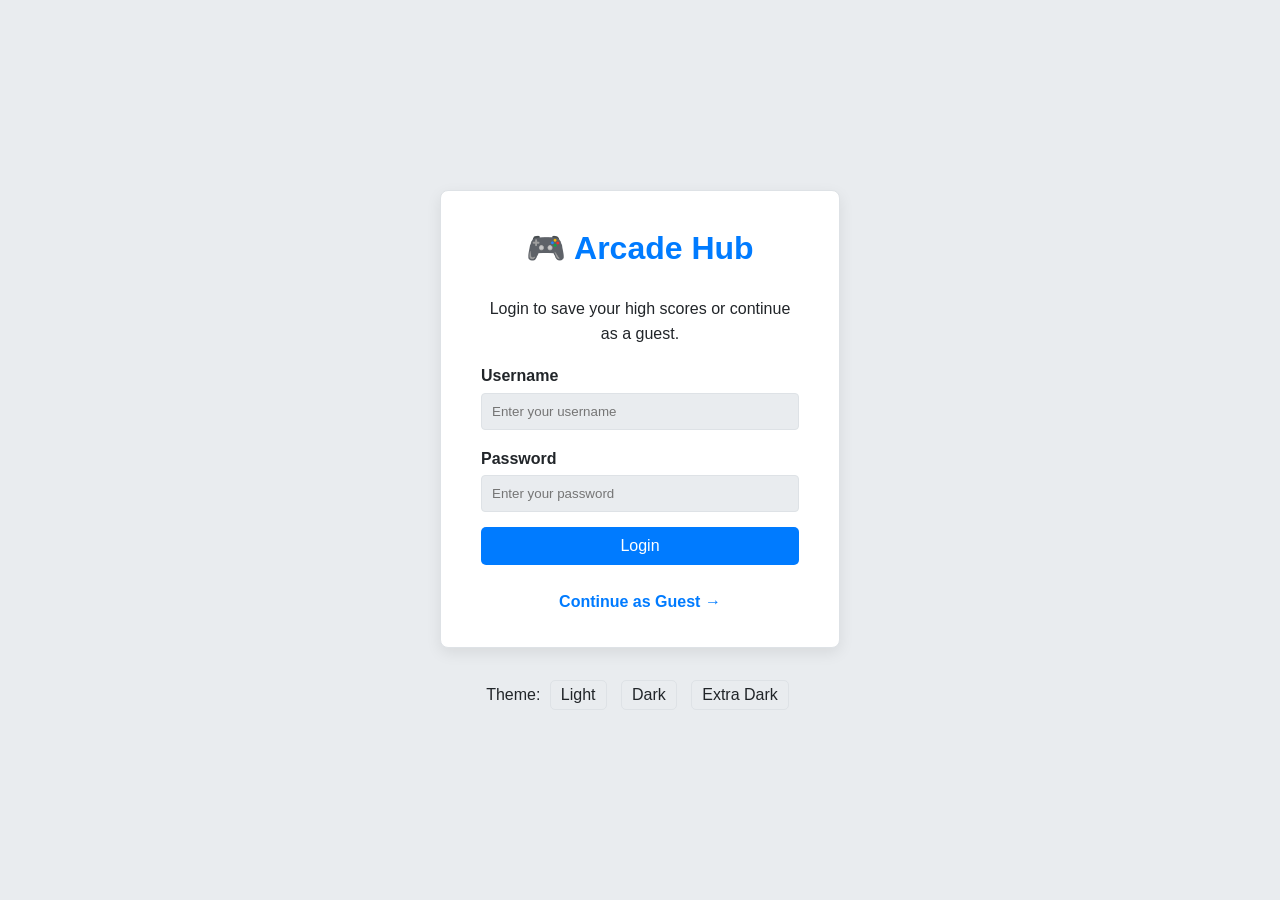
<file: index.html>
<!DOCTYPE html>
<html lang="en">
<head>
    <meta charset="UTF-8">
    <meta name="viewport" content="width=device-width, initial-scale=1.0">
    <title>Welcome to Arcade Hub 🕹️</title>
    <link rel="stylesheet" href="style.css">
</head>
<body class="login-page-body">

    <div class="login-container">
        <div class="login-card">
            <h1>🎮 Arcade Hub</h1>
            <p>Login to save your high scores or continue as a guest.</p>
            
            <form id="login-form">
                <label for="username">Username</label>
                <input type="text" id="username" name="username" placeholder="Enter your username" required>
                
                <label for="password">Password</label>
                <input type="password" id="password" name="password" placeholder="Enter your password" required>
                
                <button type="submit" class="btn btn-login">Login</button>
            </form>
            
            <a href="home.html" class="guest-link">Continue as Guest &rarr;</a>
        </div>
        
        <div class="theme-switcher-login">
            <span>Theme:</span>
            <button class="btn btn-theme" onclick="setTheme('light')">Light</button>
            <button class="btn btn-theme" onclick="setTheme('dark')">Dark</button>
            <button class="btn btn-theme" onclick="setTheme('extra-dark')">Extra Dark</button>
        </div>
    </div>

    <!-- This page only needs the theme-switcher part of the script -->
    <script src="script.js"></script>
</body>
</html>
</file>
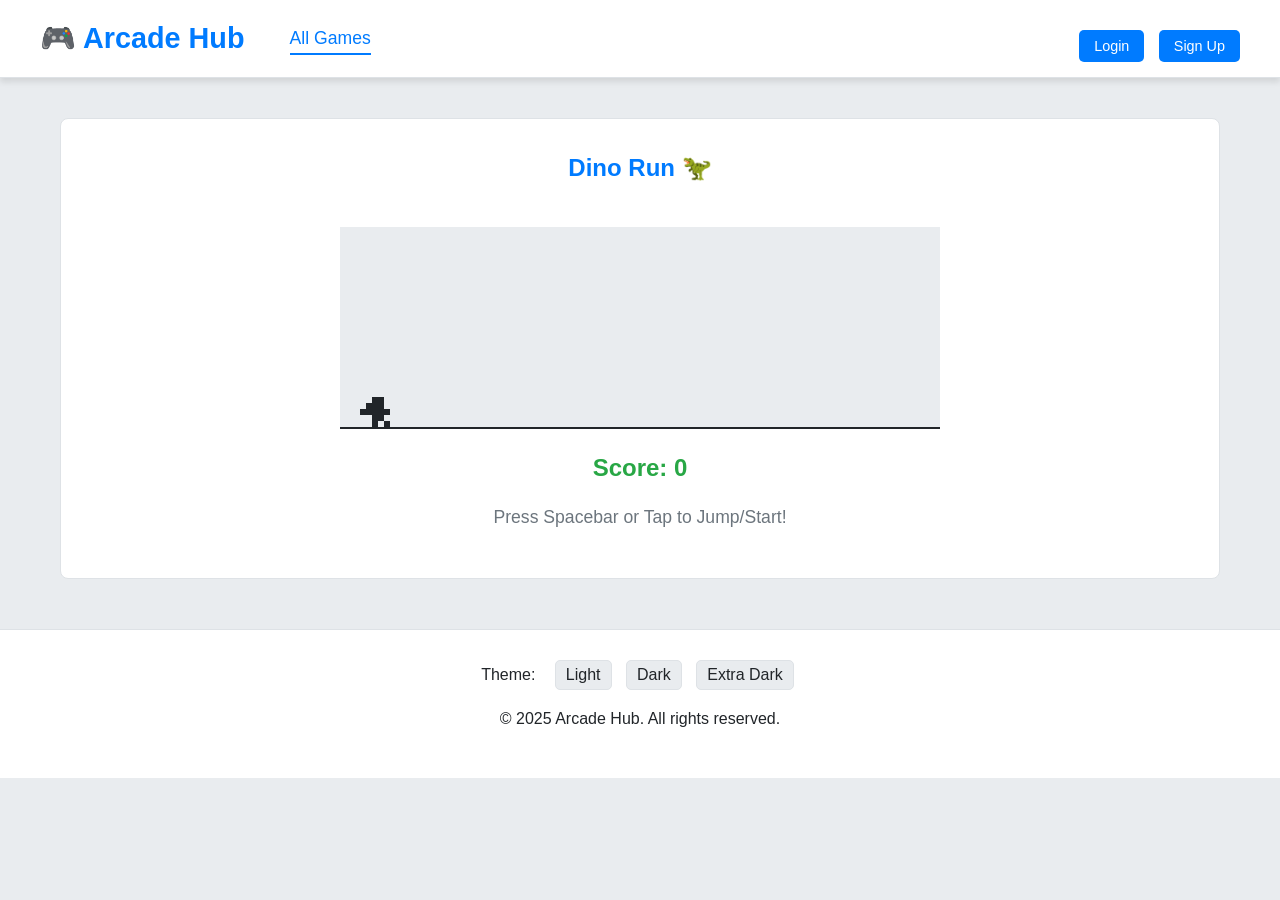
<file: dino.html>
<!DOCTYPE html>
<html lang="en">
<head>
    <meta charset="UTF-8">
    <meta name="viewport" content="width=device-width, initial-scale=1.0">
    <title>Dino Run - Arcade Hub 🕹️</title>
    <link rel="stylesheet" href="style.css">
</head>
<body>

    <!-- STANDARD HEADER -->
    <header>
        <div class="header-content">
            <h1><a href="home.html">🎮 Arcade Hub</a></h1>
            <nav>
                <a href="home.html" class="nav-link active">All Games</a>
            </nav>
        </div>
        <div class="auth-buttons">
            <!-- Auth buttons dynamically loaded by script.js -->
        </div>
    </header>

    <!-- MAIN CONTENT / GAME WRAPPER -->
    <div class="container">
        <div class="game-wrapper">
            <h2>Dino Run 🦖</h2>
            <div id="dino-game">
                <!-- Dino will be drawn here by JS using .dino-pixel divs -->
                <div id="dino"></div> 
                <div id="obstacle"></div>
            </div>
            <div id="dino-score">Score: 0</div>
            <p class="instruction">Press Spacebar or Tap to Jump/Start!</p>
            <button class="btn" id="dino-restart-btn" style="display:none;">Play Again</button>
        </div>
    </div>

    <!-- ACCOUNT MODAL (POPUP) -->
    <div id="accountModal" class="modal">
        <div class="modal-content">
            <span class="close-btn" onclick="closeModal()">&times;</span>
            <h3 id="modal-title"></h3>
            <form onsubmit="handleAccount(event)">
                <label for="modal_username"><b>Username</b></label>
                <input type="text" id="modal_username" placeholder="Enter Username" name="modal_username" required>
                <label for="modal_psw"><b>Password</b></label>
                <input type="password" id="modal_psw" placeholder="Enter Password" name="modal_psw" required>
                <button type="submit" id="modal-submit-btn" class="btn"></button>
            </form>
            <small>*Note: This is a frontend demo. No data is stored.*</small>
        </div>
    </div>

    <!-- STANDARD FOOTER -->
    <footer>
        <div class="theme-switcher">
            <span>Theme:</span>
            <button class="btn btn-theme" onclick="setTheme('light')">Light</button>
            <button class="btn btn-theme" onclick="setTheme('dark')">Dark</button>
            <button class="btn btn-theme" onclick="setTheme('extra-dark')">Extra Dark</button>
        </div>
        <p>&copy; 2025 Arcade Hub. All rights reserved.</p>
    </footer>

    <script src="script.js"></script>

</body>
</html>
</file>
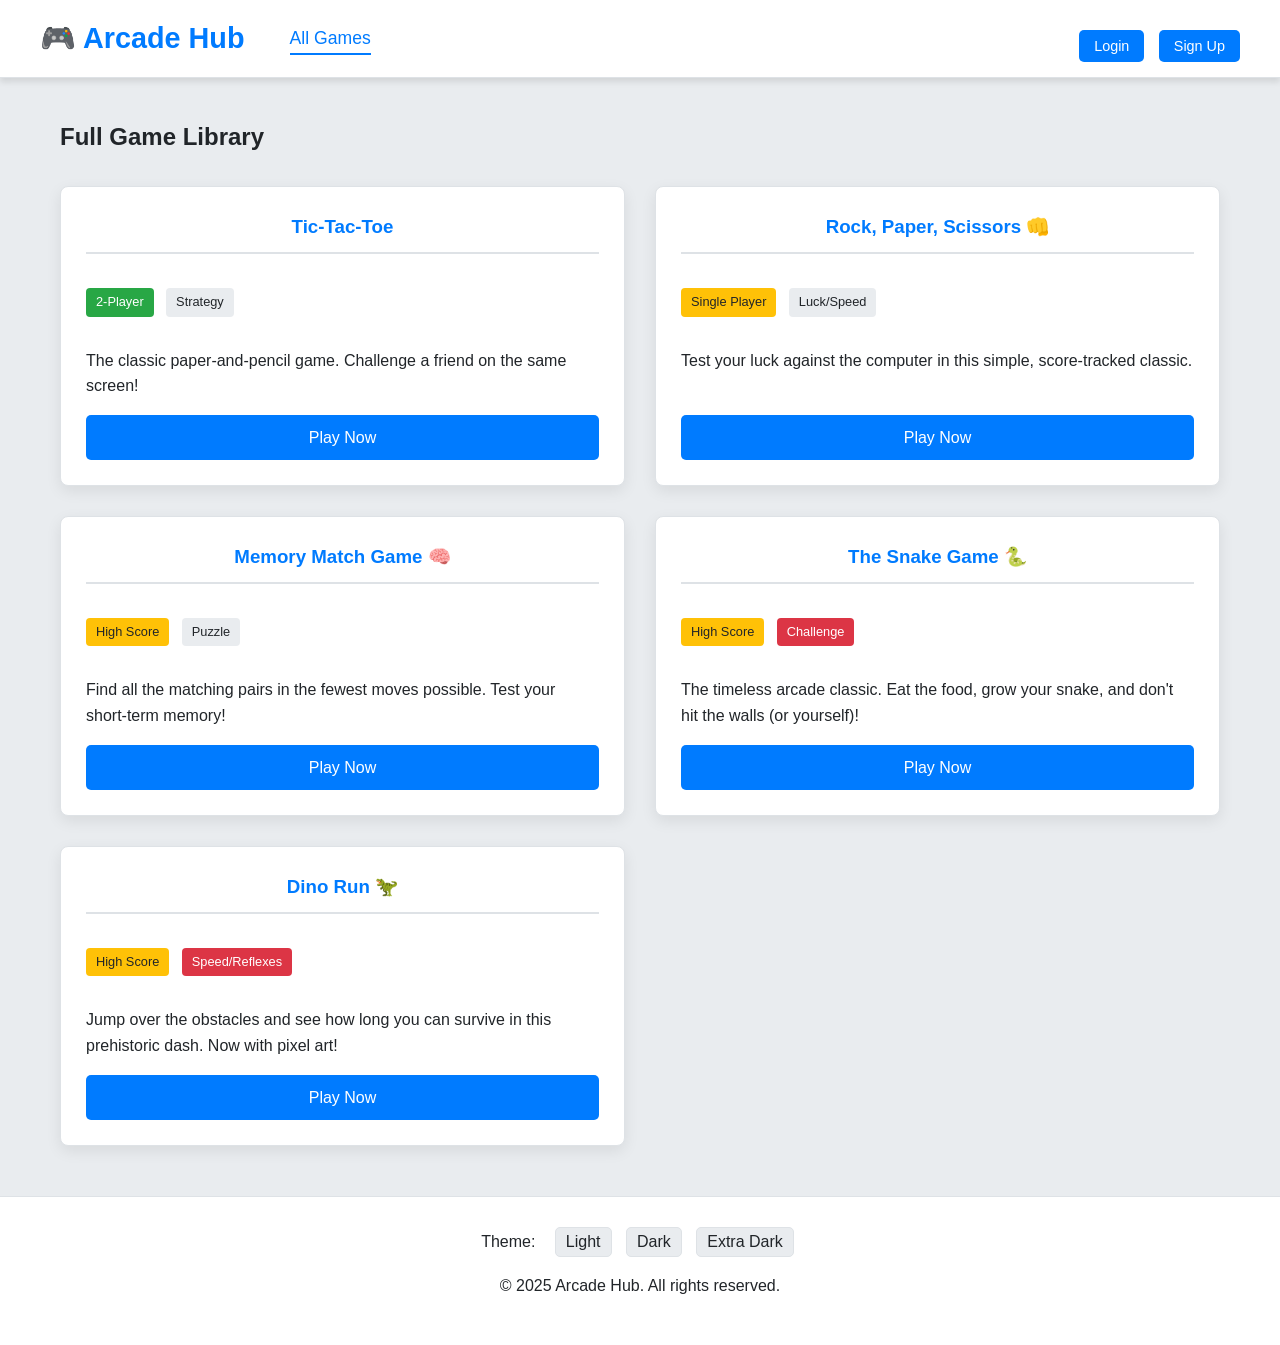
<file: home.html>
<!DOCTYPE html>
<html lang="en">
<head>
    <meta charset="UTF-8">
    <meta name="viewport" content="width=device-width, initial-scale=1.0">
    <title>Arcade Hub - Home 🕹️</title>
    <link rel="stylesheet" href="style.css">
</head>
<body>

    <!-- STANDARD HEADER -->
    <header>
        <div class="header-content">
            <h1><a href="home.html">🎮 Arcade Hub</a></h1>
            <nav>
                <a href="home.html" class="nav-link active">All Games</a>
            </nav>
        </div>
        <div class="auth-buttons">
            <!-- Auth buttons dynamically loaded by script.js -->
        </div>
    </header>

    <!-- MAIN CONTENT / GAME GRID (GALLERY) -->
    <div class="container">
        <h2>Full Game Library</h2>
        
        <div class="game-grid">
            
            <!-- Card 1: Tic-Tac-Toe -->
            <div class="game-card">
                <h3>Tic-Tac-Toe</h3>
                <div class="game-tag-container">
                    <span class="game-tag tag-multi">2-Player</span>
                    <span class="game-tag">Strategy</span>
                </div>
                <p>The classic paper-and-pencil game. Challenge a friend on the same screen!</p>
                <a href="tictactoe.html" class="btn btn-play">Play Now</a>
            </div>

            <!-- Card 2: Rock, Paper, Scissors -->
            <div class="game-card">
                <h3>Rock, Paper, Scissors 👊</h3>
                <div class="game-tag-container">
                    <span class="game-tag tag-single">Single Player</span>
                    <span class="game-tag">Luck/Speed</span>
                </div>
                <p>Test your luck against the computer in this simple, score-tracked classic.</p>
                <a href="rps.html" class="btn btn-play">Play Now</a>
            </div>

            <!-- Card 3: Memory Match -->
            <div class="game-card">
                <h3>Memory Match Game 🧠</h3>
                <div class="game-tag-container">
                    <span class="game-tag tag-single">High Score</span>
                    <span class="game-tag">Puzzle</span>
                </div>
                <p>Find all the matching pairs in the fewest moves possible. Test your short-term memory!</p>
                <a href="memory.html" class="btn btn-play">Play Now</a>
            </div>

            <!-- Card 4: Snake Game -->
            <div class="game-card">
                <h3>The Snake Game 🐍</h3>
                <div class="game-tag-container">
                    <span class="game-tag tag-single">High Score</span>
                    <span class="game-tag tag-challenge">Challenge</span>
                </div>
                <p>The timeless arcade classic. Eat the food, grow your snake, and don't hit the walls (or yourself)!</p>
                <a href="snake.html" class="btn btn-play">Play Now</a>
            </div>

            <!-- Card 5: Dino Run -->
            <div class="game-card">
                <h3>Dino Run 🦖</h3>
                <div class="game-tag-container">
                    <span class="game-tag tag-single">High Score</span>
                    <span class="game-tag tag-challenge">Speed/Reflexes</span>
                </div>
                <p>Jump over the obstacles and see how long you can survive in this prehistoric dash. Now with pixel art!</p>
                <a href="dino.html" class="btn btn-play">Play Now</a>
            </div>

        </div>
    </div>

    <!-- ACCOUNT MODAL (POPUP) -->
    <div id="accountModal" class="modal">
        <div class="modal-content">
            <span class="close-btn" onclick="closeModal()">&times;</span>
            <h3 id="modal-title"></h3>
            <form onsubmit="handleAccount(event)">
                <label for="modal_username"><b>Username</b></label>
                <input type="text" id="modal_username" placeholder="Enter Username" name="modal_username" required>
                <label for="modal_psw"><b>Password</b></label>
                <input type="password" id="modal_psw" placeholder="Enter Password" name="modal_psw" required>
                <button type="submit" id="modal-submit-btn" class="btn"></button>
            </form>
            <small>*Note: This is a frontend demo. No data is stored.*</small>
        </div>
    </div>

    <!-- STANDARD FOOTER -->
    <footer>
        <div class="theme-switcher">
            <span>Theme:</span>
            <button class="btn btn-theme" onclick="setTheme('light')">Light</button>
            <button class="btn btn-theme" onclick="setTheme('dark')">Dark</button>
            <button class="btn btn-theme" onclick="setTheme('extra-dark')">Extra Dark</button>
        </div>
        <p>&copy; 2025 Arcade Hub. All rights reserved.</p>
    </footer>

    <script src="script.js"></script>

</body>
</html>
</file>
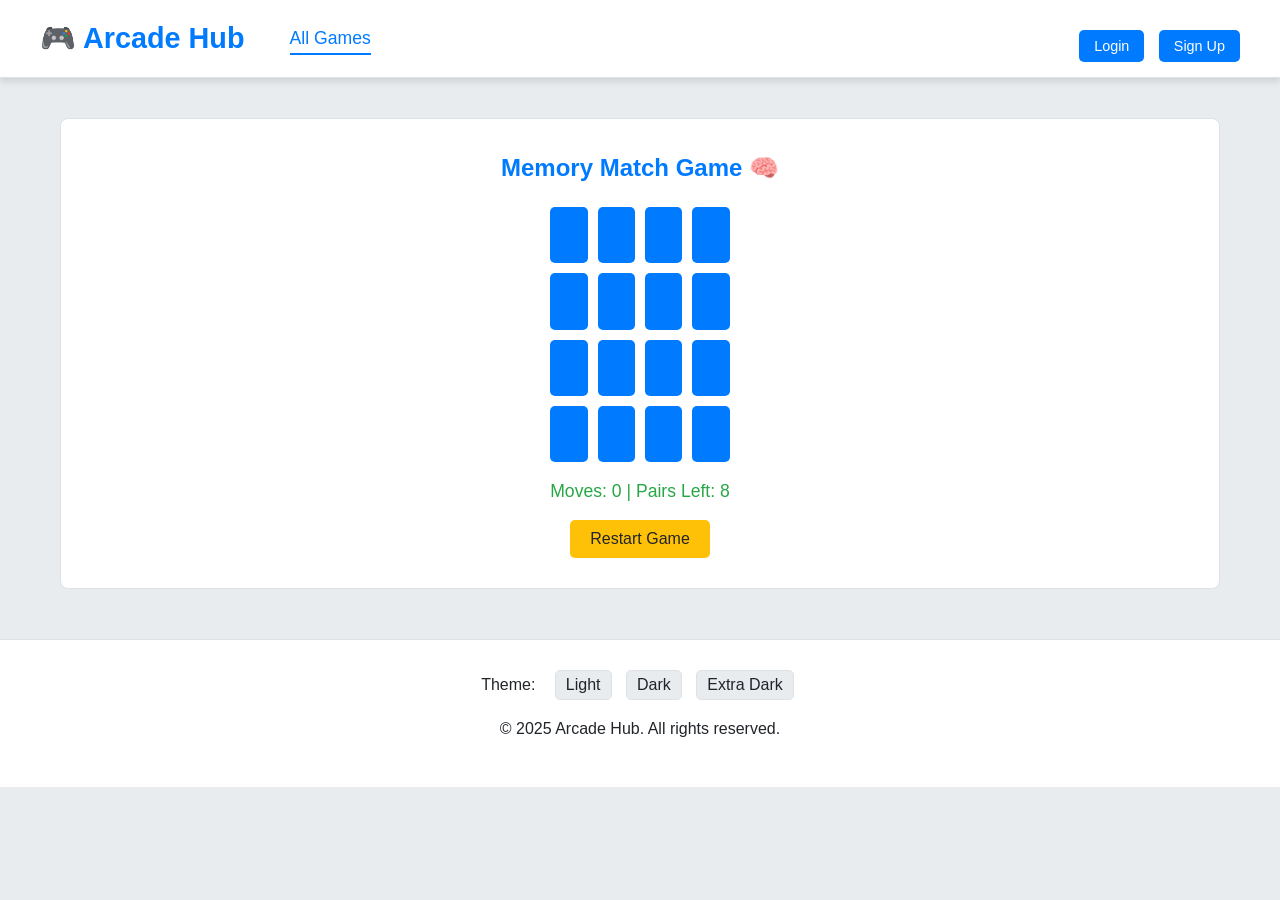
<file: memory.html>
<!DOCTYPE html>
<html lang="en">
<head>
    <meta charset="UTF-8">
    <meta name="viewport" content="width=device-width, initial-scale=1.0">
    <title>Memory Match - Arcade Hub 🕹️</title>
    <link rel="stylesheet" href="style.css">
</head>
<body>

    <!-- STANDARD HEADER -->
    <header>
        <div class="header-content">
            <h1><a href="home.html">🎮 Arcade Hub</a></h1>
            <nav>
                <a href="home.html" class="nav-link active">All Games</a>
            </nav>
        </div>
        <div class="auth-buttons">
            <!-- Auth buttons dynamically loaded by script.js -->
        </div>
    </header>

    <!-- MAIN CONTENT / GAME WRAPPER -->
    <div class="container">
        <div class="game-wrapper">
             <h2>Memory Match Game 🧠</h2>
            <div class="memory-container">
                <div id="memory-board">
                    <!-- Cards generated by JS -->
                </div>
                <div id="memory-status">Moves: 0 | Pairs Left: 8</div>
                <button class="btn" id="memory-reset-btn" onclick="initMemoryGame()">Restart Game</button>
            </div>
        </div>
    </div>

    <!-- ACCOUNT MODAL (POPUP) -->
    <div id="accountModal" class="modal">
        <div class="modal-content">
            <span class="close-btn" onclick="closeModal()">&times;</span>
            <h3 id="modal-title"></h3>
            <form onsubmit="handleAccount(event)">
                <label for="modal_username"><b>Username</b></label>
                <input type="text" id="modal_username" placeholder="Enter Username" name="modal_username" required>
                <label for="modal_psw"><b>Password</b></label>
                <input type="password" id="modal_psw" placeholder="Enter Password" name="modal_psw" required>
                <button type="submit" id="modal-submit-btn" class="btn"></button>
            </form>
            <small>*Note: This is a frontend demo. No data is stored.*</small>
        </div>
    </div>

    <!-- STANDARD FOOTER -->
    <footer>
        <div class="theme-switcher">
            <span>Theme:</span>
            <button class="btn btn-theme" onclick="setTheme('light')">Light</button>
            <button class="btn btn-theme" onclick="setTheme('dark')">Dark</button>
            <button class="btn btn-theme" onclick="setTheme('extra-dark')">Extra Dark</button>
        </div>
        <p>&copy; 2025 Arcade Hub. All rights reserved.</p>
    </footer>

    <script src="script.js"></script>

</body>
</html>
</file>
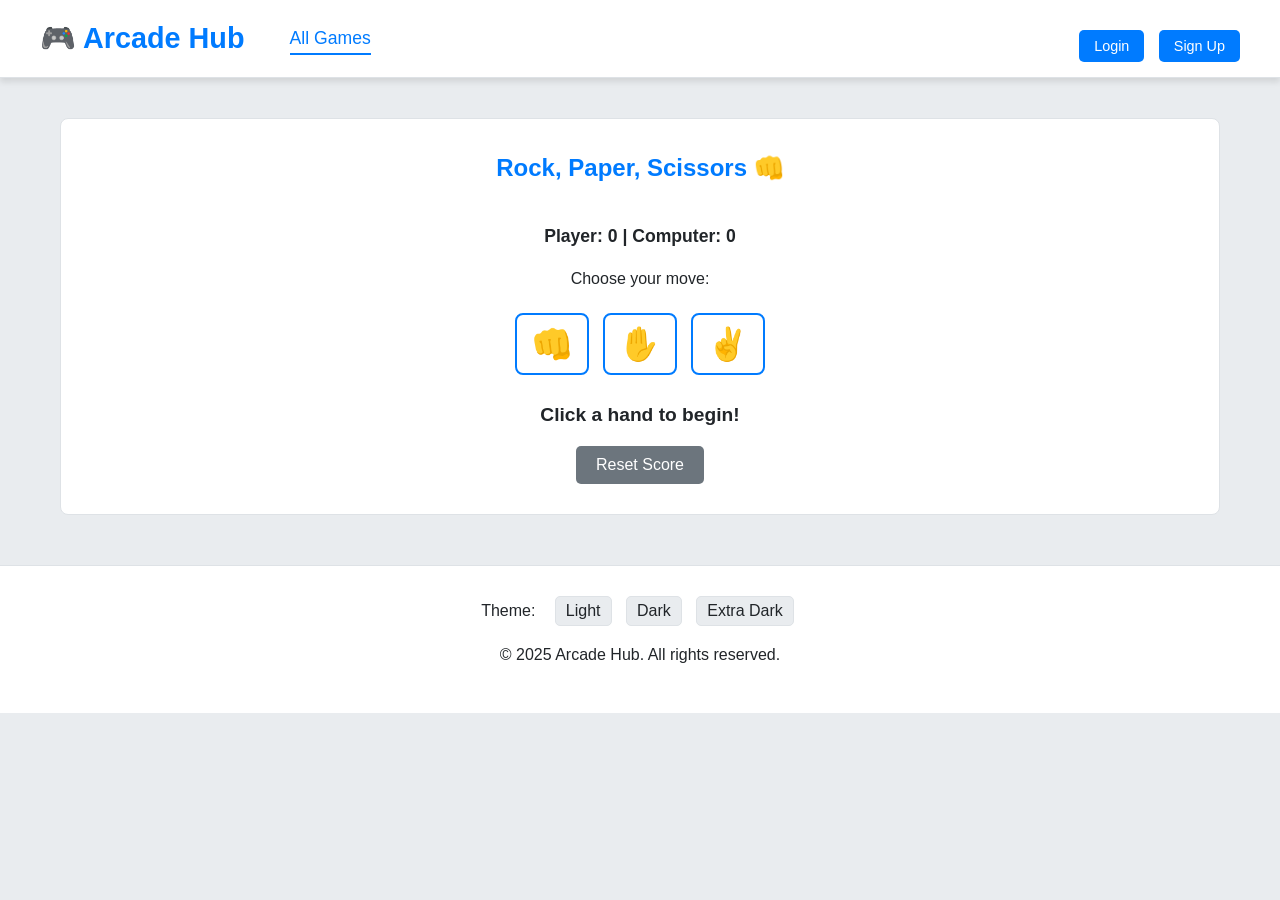
<file: rps.html>
<!DOCTYPE html>
<html lang="en">
<head>
    <meta charset="UTF-8">
    <meta name="viewport" content="width=device-width, initial-scale=1.0">
    <title>RPS - Arcade Hub 🕹️</title>
    <link rel="stylesheet" href="style.css">
</head>
<body>

    <!-- STANDARD HEADER -->
    <header>
        <div class="header-content">
            <h1><a href="home.html">🎮 Arcade Hub</a></h1>
            <nav>
                <a href="home.html" class="nav-link active">All Games</a>
            </nav>
        </div>
        <div class="auth-buttons">
            <!-- Auth buttons dynamically loaded by script.js -->
        </div>
    </header>

    <!-- MAIN CONTENT / GAME WRAPPER -->
    <div class="container">
        <div class="game-wrapper">
            <h2>Rock, Paper, Scissors 👊</h2>
            <div class="rps-container">
                <div class="rps-score">
                    Player: <span id="rps-player-score">0</span> | Computer: <span id="rps-comp-score">0</span>
                </div>
                <p>Choose your move:</p>
                <div class="rps-buttons">
                    <button class="btn-icon" onclick="playRPS('rock')" title="Rock">👊</button>
                    <button class="btn-icon" onclick="playRPS('paper')" title="Paper">✋</button>
                    <button class="btn-icon" onclick="playRPS('scissors')" title="Scissors">✌️</button>
                </div>
                <div id="rps-result">Click a hand to begin!</div>
                <button class="btn" id="rps-reset-btn" onclick="resetRPS()">Reset Score</button>
            </div>
        </div>
    </div>

    <!-- ACCOUNT MODAL (POPUP) -->
    <div id="accountModal" class="modal">
        <div class="modal-content">
            <span class="close-btn" onclick="closeModal()">&times;</span>
            <h3 id="modal-title"></h3>
            <form onsubmit="handleAccount(event)">
                <label for="modal_username"><b>Username</b></label>
                <input type="text" id="modal_username" placeholder="Enter Username" name="modal_username" required>
                <label for="modal_psw"><b>Password</b></label>
                <input type="password" id="modal_psw" placeholder="Enter Password" name="modal_psw" required>
                <button type="submit" id="modal-submit-btn" class="btn"></button>
            </form>
            <small>*Note: This is a frontend demo. No data is stored.*</small>
        </div>
    </div>

    <!-- STANDARD FOOTER -->
    <footer>
        <div class="theme-switcher">
            <span>Theme:</span>
            <button class="btn btn-theme" onclick="setTheme('light')">Light</button>
            <button class="btn btn-theme" onclick="setTheme('dark')">Dark</button>
            <button class="btn btn-theme" onclick="setTheme('extra-dark')">Extra Dark</button>
        </div>
        <p>&copy; 2025 Arcade Hub. All rights reserved.</p>
    </footer>

    <script src="script.js"></script>
</body>
</html>
</file>
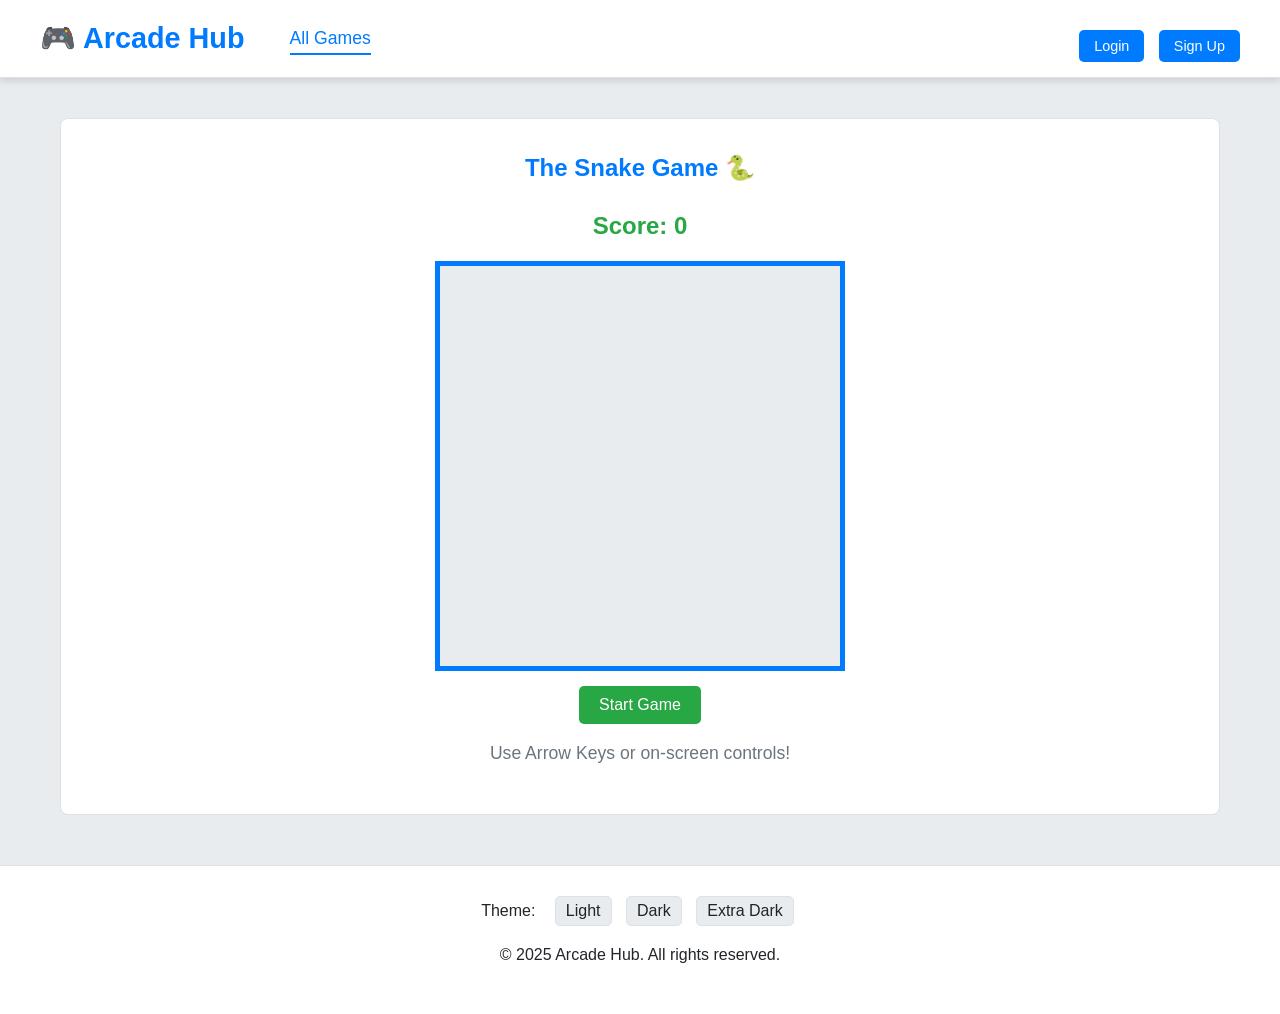
<file: snake.html>
<!DOCTYPE html>
<html lang="en">
<head>
    <meta charset="UTF-8">
    <!-- This tag is essential for mobile compatibility -->
    <meta name="viewport" content="width=device-width, initial-scale=1.0">
    <title>Snake Game - Arcade Hub 🕹️</title>
    <!-- Links to your single CSS file -->
    <link rel="stylesheet" href="style.css">
</head>
<body>

    <!-- STANDARD HEADER -->
    <header>
        <div class="header-content">
            <h1><a href="home.html">🎮 Arcade Hub</a></h1>
            <nav>
                <a href="home.html" class="nav-link active">All Games</a>
            </nav>
        </div>
        <div class="auth-buttons">
            <!-- Auth buttons are dynamically loaded by script.js -->
        </div>
    </header>

    <!-- MAIN CONTENT / GAME WRAPPER -->
    <div class="container">
        <div class="game-wrapper">
            <h2>The Snake Game 🐍</h2>
            <!-- This is where the score is displayed -->
            <div id="snake-display">Score: 0</div>
            
            <!-- This is the game canvas -->
            <canvas id="snake-board" width="400" height="400"></canvas>
            
            <!-- This button starts the game -->
            <button class="btn" id="snake-start-btn">Start Game</button>
            <p class="instruction">Use Arrow Keys or on-screen controls!</p>

            <!-- 
              *** THIS IS THE NEW PART FOR MOBILE ***
              These are the on-screen buttons that will
              only appear on small screens.
            -->
            <div id="snake-controls">
                <button id="snake-up" class="btn snake-control-btn">↑</button>
                <div class="snake-controls-middle">
                    <button id="snake-left" class="btn snake-control-btn">←</button>
                    <button id="snake-right" class="btn snake-control-btn">→</button>
                </div>
                <button id="snake-down" class="btn snake-control-btn">↓</button>
            </div>

        </div>
    </div>

    <!-- ACCOUNT MODAL (POPUP) -->
    <div id="accountModal" class="modal">
        <div class="modal-content">
            <span class="close-btn" onclick="closeModal()">&times;</span>
            <h3 id="modal-title"></h3>
            <form onsubmit="handleAccount(event)">
                <label for="modal_username"><b>Username</b></label>
                <input type="text" id="modal_username" placeholder="Enter Username" name="modal_username" required>
                <label for="modal_psw"><b>Password</b></label>
                <input type="password" id="modal_psw" placeholder="Enter Password" name="modal_psw" required>
                <button type="submit" id="modal-submit-btn" class="btn"></button>
            </form>
            <small>*Note: This is a frontend demo. No data is stored.*</small>
        </div>
    </div>

    <!-- STANDARD FOOTER -->
    <footer>
        <div class="theme-switcher">
            <span>Theme:</span>
            <button class="btn btn-theme" onclick="setTheme('light')">Light</button>
            <button class="btn btn-theme" onclick="setTheme('dark')">Dark</button>
            <button class="btn btn-theme" onclick="setTheme('extra-dark')">Extra Dark</button>
        </div>
        <p>&copy; 2025 Arcade Hub. All rights reserved.</p>
    </footer>

    <!-- This links to your single JavaScript file -->
    <script src="script.js"></script>

</body>
</html>
</file>
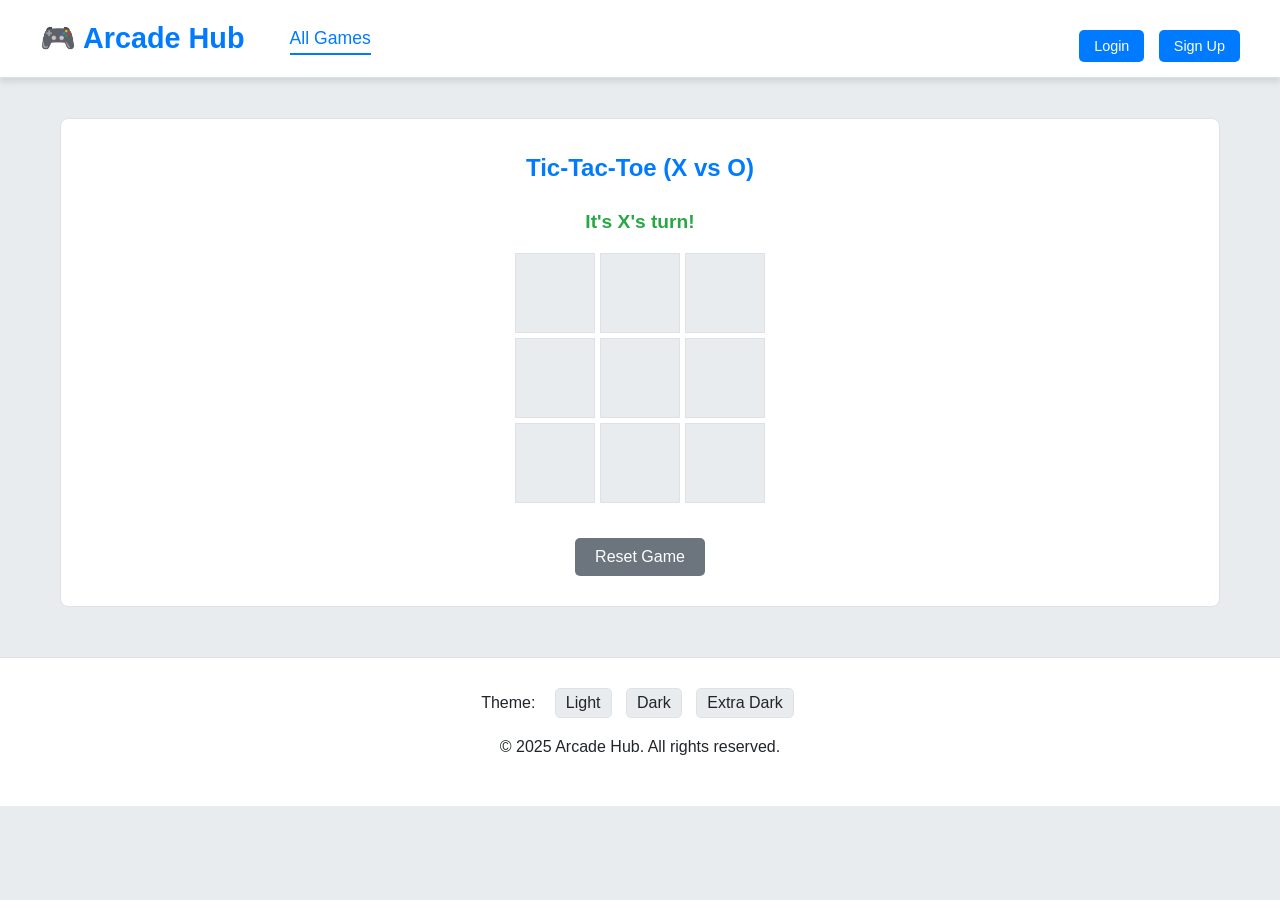
<file: tictactoe.html>
<!DOCTYPE html>
<html lang="en">
<head>
    <meta charset="UTF-8">
    <meta name="viewport" content="width=device-width, initial-scale=1.0">
    <title>Tic-Tac-Toe - Arcade Hub 🕹️</title>
    <link rel="stylesheet" href="style.css">
</head>
<body>

    <!-- STANDARD HEADER -->
    <header>
        <div class="header-content">
            <h1><a href="home.html">🎮 Arcade Hub</a></h1>
            <nav>
                <a href="home.html" class="nav-link active">All Games</a>
            </nav>
        </div>
        <div class="auth-buttons">
            <!-- Auth buttons dynamically loaded by script.js -->
        </div>
    </header>

    <!-- MAIN CONTENT / GAME WRAPPER -->
    <div class="container">
        <div class="game-wrapper">
            <h2>Tic-Tac-Toe (X vs O)</h2>
            <div class="tictactoe-container">
                <div id="tictactoe-status">It's X's turn!</div>
                <div class="board" id="tictactoe-board">
                    <!-- Cells generated by JS -->
                </div>
                <button class="btn" id="tictactoe-reset-btn">Reset Game</button>
            </div>
        </div>
    </div>

    <!-- ACCOUNT MODAL (POPUP) -->
    <div id="accountModal" class="modal">
        <div class="modal-content">
            <span class="close-btn" onclick="closeModal()">&times;</span>
            <h3 id="modal-title"></h3>
            <form onsubmit="handleAccount(event)">
                <label for="modal_username"><b>Username</b></label>
                <input type="text" id="modal_username" placeholder="Enter Username" name="modal_username" required>
                <label for="modal_psw"><b>Password</b></label>
                <input type="password" id="modal_psw" placeholder="Enter Password" name="modal_psw" required>
                <button type="submit" id="modal-submit-btn" class="btn"></button>
            </form>
            <small>*Note: This is a frontend demo. No data is stored.*</small>
        </div>
    </div>

    <!-- STANDARD FOOTER -->
    <footer>
        <div class="theme-switcher">
            <span>Theme:</span>
            <button class="btn btn-theme" onclick="setTheme('light')">Light</button>
            <button class="btn btn-theme" onclick="setTheme('dark')">Dark</button>
            <button class="btn btn-theme" onclick="setTheme('extra-dark')">Extra Dark</button>
        </div>
        <p>&copy; 2025 Arcade Hub. All rights reserved.</p>
    </footer>

    <script src="script.js"></script>

</body>
</html>
</file>
<file: style.css>
/* --- THEME DEFINITIONS --- */
:root {
    /* Light Theme (Default) */
    --primary-color: #007bff;
    --secondary-color: #28a745;
    --text-color: #212529;
    --bg-color: #e9ecef;
    --card-bg: #ffffff;
    --header-bg: #ffffff;
    --header-text: #007bff;
    --border-color: #dee2e6;
    --auth-btn-bg: #007bff;
    --auth-btn-text: #ffffff;
    --btn-secondary-bg: #6c757d;
}

[data-theme="dark"] {
    --primary-color: #0d6efd;
    --secondary-color: #198754;
    --text-color: #f8f9fa;
    --bg-color: #212529;
    --card-bg: #343a40;
    --header-bg: #343a40;
    --header-text: #ffffff;
    --border-color: #495057;
    --auth-btn-bg: #0d6efd;
    --auth-btn-text: #ffffff;
    --btn-secondary-bg: #6c757d;
}

[data-theme="extra-dark"] {
    --primary-color: #00aaff;
    --secondary-color: #32cd32;
    --text-color: #adb5bd;
    --bg-color: #0c0c0c;
    --card-bg: #1a1a1a;
    --header-bg: #1a1a1a;
    --header-text: #00aaff;
    --border-color: #333;
    --auth-btn-bg: #00aaff;
    --auth-btn-text: #212529;
    --btn-secondary-bg: #495057;
}

/* --- GENERAL STYLES --- */
body {
    font-family: -apple-system, BlinkMacSystemFont, "Segoe UI", Roboto, "Helvetica Neue", Arial, sans-serif;
    margin: 0;
    padding: 0;
    background-color: var(--bg-color);
    color: var(--text-color);
    line-height: 1.6;
    transition: background-color 0.3s, color 0.3s;
}

/* --- LOGIN PAGE STYLES --- */
.login-page-body {
    display: flex;
    justify-content: center;
    align-items: center;
    min-height: 100vh;
}
.login-container {
    text-align: center;
    width: 100%;
    padding: 20px;
    box-sizing: border-box;
}
.login-card {
    background-color: var(--card-bg);
    border: 1px solid var(--border-color);
    padding: 2rem 2.5rem;
    border-radius: 8px;
    box-shadow: 0 5px 15px rgba(0, 0, 0, 0.08);
    width: 100%;
    max-width: 400px;
    margin: 0 auto;
    box-sizing: border-box;
}
.login-card h1 {
    color: var(--primary-color);
    margin-top: 0;
}
.login-card label {
    display: block;
    text-align: left;
    font-weight: bold;
    margin-top: 1rem;
    margin-bottom: 0.25rem;
}
.login-card input {
    width: 100%;
    padding: 10px;
    box-sizing: border-box; /* Important */
    border: 1px solid var(--border-color);
    border-radius: 4px;
    background: var(--bg-color);
    color: var(--text-color);
}
.btn-login {
    width: 100%;
    margin-top: 1.5rem;
    padding: 12px;
}
.guest-link {
    display: block;
    margin-top: 1.5rem;
    color: var(--primary-color);
    text-decoration: none;
    font-weight: bold;
}
.guest-link:hover {
    text-decoration: underline;
}
.theme-switcher-login {
    margin-top: 2rem;
}

/* --- HEADER & NAV BAR --- */
header {
    background-color: var(--header-bg);
    color: var(--header-text);
    padding: 15px 40px;
    display: flex;
    justify-content: space-between;
    align-items: center;
    box-shadow: 0 4px 6px rgba(0, 0, 0, 0.1);
    border-bottom: 1px solid var(--border-color);
    transition: background-color 0.3s;
    flex-wrap: wrap; /* Allow wrapping on mobile */
}
header .header-content { display: flex; align-items: center; }
header h1 { margin: 0; font-size: 1.8em; }
header h1 a { text-decoration: none; color: var(--header-text); }
header nav { margin-left: 30px; }
.nav-link {
    color: var(--text-color);
    text-decoration: none;
    font-size: 1.1em;
    margin: 0 15px;
    padding-bottom: 5px;
    border-bottom: 2px solid transparent;
}
.nav-link.active, .nav-link:hover {
    color: var(--primary-color);
    border-bottom-color: var(--primary-color);
}
.auth-buttons button {
    background-color: var(--auth-btn-bg);
    color: var(--auth-btn-text);
    border: none;
    padding: 8px 15px;
    border-radius: 5px;
    cursor: pointer;
    font-size: 0.9em;
    margin-left: 10px;
    transition: background-color 0.2s;
}
.auth-buttons button:hover { opacity: 0.85; }

/* --- BUTTON STYLES (General) --- */
.btn {
    background-color: var(--primary-color);
    color: white;
    border: none;
    padding: 10px 20px;
    border-radius: 5px;
    cursor: pointer;
    font-size: 1em;
    margin-top: 15px;
    transition: background-color 0.2s;
    text-decoration: none;
    -webkit-tap-highlight-color: transparent; /* Remove tap flash on mobile */
}
.btn:hover { background-color: #0056b3; }
.btn-play { 
    text-align: center; 
    display: block; 
    margin-top: auto; /* Push button to bottom */
}

#tictactoe-reset-btn, #rps-reset-btn { background-color: var(--btn-secondary-bg); }
#tictactoe-reset-btn:hover, #rps-reset-btn:hover { background-color: #5a6268; }
#memory-reset-btn { background-color: #ffc107; color: var(--text-color); }
#memory-reset-btn:hover { background-color: #e0a800; }

/* --- MAIN LAYOUT (GALLERY & GAME PAGES) --- */
.container {
    max-width: 1200px;
    margin: 40px auto;
    padding: 0 20px;
    box-sizing: border-box;
}

/* NEW: Game Grid for 2-column layout */
.game-grid {
    display: grid;
    /* On large screens, max two columns of roughly equal size */
    grid-template-columns: repeat(auto-fit, minmax(450px, 1fr)); 
    gap: 30px;
    margin-top: 30px;
}

.game-card {
    background-color: var(--card-bg);
    border: 1px solid var(--border-color);
    border-radius: 8px;
    box-shadow: 0 5px 15px rgba(0, 0, 0, 0.08);
    padding: 25px;
    transition: all 0.3s;
    display: flex; /* Enable flex for vertical spacing */
    flex-direction: column;
}
.game-card:hover {
    transform: translateY(-3px);
    box-shadow: 0 8px 20px rgba(0, 0, 0, 0.15);
}
.game-card h3 {
    color: var(--primary-color);
    margin-top: 0;
    text-align: center;
    padding-bottom: 10px;
    border-bottom: 2px solid var(--border-color);
}

/* NEW: Tile and Tag Styles */
.game-tag-container {
    margin: 15px 0;
    min-height: 25px;
}
.game-tag {
    display: inline-block;
    background-color: var(--bg-color);
    color: var(--text-color);
    font-size: 0.8em;
    padding: 4px 10px;
    margin-right: 8px;
    border-radius: 4px;
    font-weight: 500;
}
.tag-challenge { background-color: #dc3545; color: white; }
.tag-single { background-color: #ffc107; }
.tag-multi { background-color: var(--secondary-color); color: white; }


/* Wrapper for dedicated game pages */
.game-wrapper {
    background-color: var(--card-bg);
    border: 1px solid var(--border-color);
    border-radius: 8px;
    padding: 30px;
    display: flex;
    flex-direction: column;
    align-items: center;
    box-sizing: border-box;
}
.game-wrapper h2 { color: var(--primary-color); margin-top: 0; }
.instruction { font-size: 1.1em; color: var(--btn-secondary-bg); margin-top: 15px; text-align: center; }

/* --- GAME STYLES (ALL 5 GAMES) --- */

/* 1. TIC-TAC-TOE STYLES */
.tictactoe-container { display: flex; flex-direction: column; align-items: center; }
#tictactoe-status { font-size: 1.2em; font-weight: bold; margin-bottom: 15px; color: var(--secondary-color); }
.board { display: grid; grid-template-columns: repeat(3, 80px); grid-template-rows: repeat(3, 80px); gap: 5px; margin-bottom: 20px; }
.cell { background-color: var(--bg-color); border: 1px solid var(--border-color); display: flex; justify-content: center; align-items: center; font-size: 2.5em; font-weight: bold; cursor: pointer; user-select: none; }
.cell:hover:not(.x):not(.o) { background-color: #e9ecef; }
.cell.x { color: #dc3545; }
.cell.o { color: #007bff; }

/* 2. RPS STYLES */
.rps-container { text-align: center; }
.rps-score { font-size: 1.1em; margin: 15px 0; font-weight: bold; }
.rps-buttons .btn-icon { background: none; border: 2px solid var(--primary-color); color: var(--primary-color); padding: 10px 15px; font-size: 2em; margin: 5px; border-radius: 8px; transition: all 0.2s; }
.rps-buttons .btn-icon:hover { background-color: var(--primary-color); color: white; transform: scale(1.05); }
#rps-result { 
    font-size: 1.2em; 
    margin-top: 20px; 
    min-height: 25px;
    font-weight: bold; 
    display: flex;
    justify-content: center;
    align-items: center;
}

/* 3. MEMORY GAME STYLES */
.memory-container { display: flex; flex-direction: column; align-items: center; }
#memory-board { display: grid; grid-template-columns: repeat(4, 1fr); gap: 10px; width: 100%; max-width: 380px; }
.memory-card { 
    background-color: var(--primary-color); 
    height: auto; 
    aspect-ratio: 2 / 3; /* Width: 2, Height: 3 */
    font-size: 1.5em; 
    display: flex; 
    justify-content: center; 
    align-items: center; 
    color: var(--primary-color); 
    border-radius: 5px; 
    cursor: pointer; 
    transition: transform 0.3s; 
}
.memory-card.flipped { background-color: var(--card-bg); color: var(--text-color); }
.memory-card.matched { background-color: var(--secondary-color); color: white; cursor: default; }
#memory-status { margin-top: 15px; font-size: 1.1em; color: var(--secondary-color); }

/* 4. SNAKE GAME STYLES */
#snake-display { font-size: 1.5em; font-weight: bold; color: var(--secondary-color); margin-bottom: 15px; }
#snake-board { 
    border: 5px solid var(--primary-color); 
    background-color: var(--bg-color); 
    /* Make canvas responsive */
    width: 100%;
    height: auto;
    max-width: 400px;
}
#snake-start-btn { background-color: var(--secondary-color); }
#snake-start-btn:hover { background-color: #1f7c3d; }

/* Snake controls styling */
#snake-controls {
    display: flex;
    flex-direction: column;
    align-items: center;
    margin-top: 20px;
    /* Hide on desktop, show on mobile */
    display: none; 
}
.snake-controls-middle {
    display: flex;
    justify-content: space-between;
    width: 200px;
}
.snake-control-btn {
    font-size: 1.5em;
    font-weight: bold;
    width: 60px;
    height: 60px;
    padding: 0;
    line-height: 60px;
    text-align: center;
    background-color: var(--btn-secondary-bg);
    margin: 5px;
}
.snake-control-btn:hover {
    background-color: #5a6268;
}


/* 5. DINO RUN STYLES */
#dino-game {
    width: 100%; /* Make game area responsive */
    max-width: 600px; /* Set a max size */
    height: 200px;
    border-bottom: 2px solid var(--text-color);
    margin: 20px auto;
    position: relative;
    overflow: hidden;
    background: var(--bg-color);
}
#dino {
    width: 30px;  /* 5 pixels * 6px each */
    height: 30px; /* 5 pixels * 6px each */
    position: absolute;
    bottom: 0;
    left: 20px;
    display: grid;
    /* We will use a 5x5 grid for the pixel art Dino */
    grid-template-rows: repeat(5, 6px); /* 30px / 5 = 6px per pixel */
    grid-template-columns: repeat(5, 6px); /* 30px / 5 = 6px per pixel */
}
.dino-pixel {
    width: 6px; /* Each pixel dot */
    height: 6px; /* Each pixel dot */
    background-color: var(--text-color); 
}

#obstacle {
    width: 20px;  /* Decreased from 30px */
    height: 40px; /* Decreased from 60px */
    background-color: var(--secondary-color);
    position: absolute;
    bottom: 0;
    right: -20px; /* Match width */
}
.dino-jump { animation: dino-jump 0.5s linear; }
.obstacle-animate { animation: obstacle-move 2s linear infinite; }
@keyframes dino-jump {
    0% { bottom: 0; }
    50% { bottom: 80px; } /* Adjust jump height proportionally */
    100% { bottom: 0; }
}
@keyframes obstacle-move {
    0% { right: -20px; } /* Match width */
    100% { right: 105%; } /* Make animation responsive */
}
#dino-score { font-size: 1.5em; font-weight: bold; color: var(--secondary-color); }
#dino-restart-btn { background-color: var(--btn-secondary-bg); }

/* --- MODAL (Account Pop-up) STYLES --- */
.modal {
    display: none; position: fixed; z-index: 1000; left: 0; top: 0; width: 100%; height: 100%; overflow: auto; background-color: rgba(0,0,0,0.4);
}
.modal-content {
    background-color: var(--card-bg); margin: 10% auto; padding: 30px; border: 1px solid var(--border-color); width: 80%; max-width: 400px; border-radius: 8px; box-shadow: 0 5px 15px rgba(0,0,0,0.3);
}
.close-btn { color: #aaa; float: right; font-size: 28px; font-weight: bold; }
.close-btn:hover, .close-btn:focus { color: var(--text-color); text-decoration: none; cursor: pointer; }
.modal-content input { width: 100%; padding: 10px; margin: 8px 0 15px 0; display: inline-block; border: 1px solid var(--border-color); box-sizing: border-box; border-radius: 4px; background: var(--bg-color); color: var(--text-color); }
.modal-content button { width: 100%; margin-top: 10px; }
.modal-content small { display: block; margin-top: 15px; text-align: center; color: var(--btn-secondary-bg); }

/* --- FOOTER STYLES --- */
footer {
    text-align: center;
    padding: 30px 20px;
    margin-top: 50px;
    background-color: var(--header-bg);
    color: var(--text-color);
    border-top: 1px solid var(--border-color);
    transition: background-color 0.3s;
}
.theme-switcher { margin-bottom: 15px; }
.theme-switcher span { margin-right: 10px; }
.btn-theme {
    background: var(--bg-color);
    color: var(--text-color);
    border: 1px solid var(--border-color);
    padding: 5px 10px;
    margin: 0 5px;
}


/* ======================================================= */
/* --- RESPONSIVE MEDIA QUERIES --- */
/* ======================================================= */

@media (max-width: 768px) {
    
    /* --- General Layout --- */
    .container {
        margin-top: 20px;
        padding: 0 15px;
    }

    .game-grid {
        /* Stack cards */
        grid-template-columns: 1fr; 
        gap: 20px;
    }

    .game-wrapper {
        padding: 20px 15px;
    }

    /* --- Header --- */
    header {
        flex-direction: column; /* Stack logo and auth buttons */
        padding: 15px 20px;
    }
    header .header-content {
        margin-bottom: 15px;
        flex-direction: column;
    }
    header h1 {
        font-size: 1.5em;
    }
    header nav {
        margin-left: 0;
        margin-top: 10px;
    }
    .nav-link {
        font-size: 1em;
        margin: 0 10px;
    }
    .auth-buttons {
        width: 100%;
        display: flex;
        justify-content: space-around;
    }
    .auth-buttons button {
        width: 48%;
        margin: 0;
    }
    
    /* --- Login Page --- */
    .login-card {
        padding: 1.5rem;
        width: 90%;
    }

    /* --- Modal --- */
    .modal-content {
        width: 90%;
        margin: 20% auto;
        padding: 20px;
    }

    /* --- Game Specific Tweaks --- */
    .board { /* Tic-Tac-Toe */
        grid-template-columns: repeat(3, 70px);
        grid-template-rows: repeat(3, 70px);
    }
    
    #memory-board {
        gap: 8px;
    }
    .memory-card {
        font-size: 1.2em;
    }

    /* Dino game animation still moves based on fixed width
       but the container itself is responsive */
    #dino-game {
        height: 150px; /* Slightly shorter on mobile */
    }
    #dino {
        transform: scale(0.8); /* Make dino smaller */
        transform-origin: bottom left;
    }
    #obstacle {
        transform: scale(0.8); /* Make obstacle smaller */
        transform-origin: bottom left;
    }
    
    .instruction {
        font-size: 1em;
    }

    /* Show snake controls only on mobile */
    #snake-controls {
        display: flex;
    }
}
</file>
